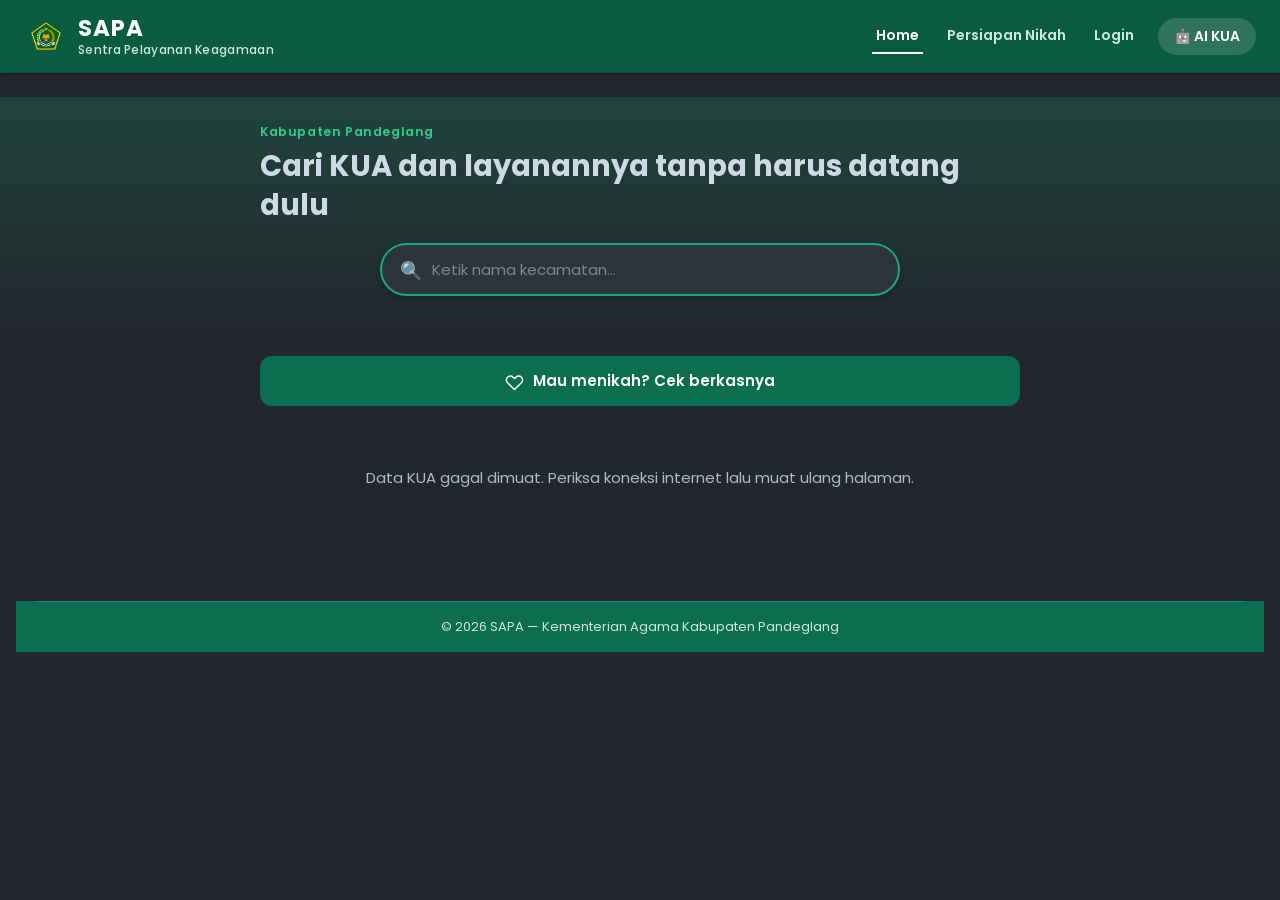
<file: index.html>
<!DOCTYPE html>
<html lang="id">

<head>

    <meta charset="UTF-8">
    <meta name="viewport" content="width=device-width, initial-scale=1.0">

    <title>SAPA Kabupaten Pandeglang</title>

    <meta property="og:title" content="SAPA - Sentra Pelayanan Agama Kabupaten Pandeglang">
    <meta property="og:description" content="Cari informasi KUA, Kepala KUA, dan layanan pernikahan di seluruh Kabupaten Pandeglang.">
    <meta property="og:image" content="https://kemenagbayuferdianto-lgtm.github.io/Sapa/assets/banner.jpg">
    <meta property="og:url" content="https://kemenagbayuferdianto-lgtm.github.io/Sapa/index.html">
    <meta property="og:type" content="website">

    <meta name="twitter:card" content="summary_large_image">
    <meta name="twitter:title" content="SAPA - Sentra Pelayanan Agama Kabupaten Pandeglang">
    <meta name="twitter:description" content="Cari informasi KUA, Kepala KUA, dan layanan pernikahan di seluruh Kabupaten Pandeglang.">
    <meta name="twitter:image" content="https://kemenagbayuferdianto-lgtm.github.io/Sapa/assets/banner.jpg">

    <link rel="manifest" href="manifest.json">
    <meta name="theme-color" content="#0B6E4F">
    <link rel="icon" href="assets/favicon.svg" type="image/svg+xml">

    <link rel="preconnect" href="https://fonts.googleapis.com">
    <link rel="preconnect" href="https://fonts.gstatic.com" crossorigin>
    <link rel="preconnect" href="https://bwmnuzgxnhlhpawrzwmp.supabase.co">
    <link href="https://fonts.googleapis.com/css2?family=Poppins:wght@400;600;700&display=swap" rel="stylesheet">

    <link rel="stylesheet" href="style.css">
    <link rel="stylesheet" href="responsive.css">

    <style>
        /* ---------- pita sambutan + pencarian ---------- */
        .pita{
            margin:0 -16px 18px;
            padding:26px 20px 24px;
            background:linear-gradient(180deg,#20443a 0%,#22272e 100%);
        }
        .pita-isi{max-width:760px;margin:0 auto}
        .pita .daerah{
            font-size:12.5px;
            letter-spacing:.6px;
            color:#2ecc8f;
            font-weight:600;
            margin-bottom:6px;
        }
        .pita h1{
            font-size:23px;
            line-height:1.35;
            color:#cdd9e5;
            font-weight:700;
            margin-bottom:18px;
        }

        /* ---------- ajakan utama ---------- */
        .aksi-cepat{
            max-width:760px;
            margin:0 auto 20px;
        }
        .aksi-cepat a{
            display:flex;
            align-items:center;
            justify-content:center;
            gap:9px;
            width:100%;
            min-height:50px;
            padding:12px 18px;
            border-radius:12px;
            border:2px solid #0B6E4F;
            background:#0B6E4F;
            color:#fff;
            font-size:15px;
            font-weight:600;
            text-decoration:none;
            text-align:center;
            line-height:1.35;
            transition:background .2s ease,border-color .2s ease;
        }
        .aksi-cepat a:hover{
            background:#17a874;
            border-color:#17a874;
        }
        .aksi-cepat svg{flex:none;width:19px;height:19px}

        .jumlah-hasil{
            font-size:13.5px;
            color:#8b949e;
            margin-bottom:12px;
        }
        .jumlah-hasil b{color:#cdd9e5;font-weight:600}

        /* ---------- daftar KUA ---------- */
        .cards-container{
            display:grid;
            grid-template-columns:1fr;
            gap:10px;
        }

        .kua-item{
            display:flex;
            align-items:center;
            gap:13px;
            padding:12px 14px;
            background:#2d333b;
            border:1px solid rgba(255,255,255,.10);
            border-radius:14px;
            cursor:pointer;
            text-decoration:none;
            color:inherit;
            transition:border-color .2s ease,background .2s ease;
        }
        .kua-item:hover{border-color:rgba(46,204,143,.5);background:#333a43}
        .kua-item:hover .kua-panah{transform:translateX(3px)}

        .kua-foto{
            width:60px;
            height:60px;
            flex:none;
            border-radius:11px;
            object-fit:cover;
            background:#22272e;
        }

        .kua-teks{flex:1;min-width:0}
        .kua-nama{
            display:block;
            font-size:15.5px;
            font-weight:600;
            color:#cdd9e5;
            line-height:1.3;
            margin-bottom:2px;
        }
        .kua-alamat{
            display:block;
            font-size:12.5px;
            color:#8b949e;
            line-height:1.45;
            overflow:hidden;
            text-overflow:ellipsis;
            white-space:nowrap;
        }
        .kua-kepala{
            display:flex;
            align-items:center;
            gap:5px;
            font-size:12px;
            color:#2ecc8f;
            margin-top:4px;
        }
        .kua-kepala.tutup{color:#8b949e}
        .kua-kepala svg{flex:none;width:13px;height:13px}

        .kua-panah{
            flex:none;
            color:#2ecc8f;
            transition:transform .2s ease;
        }
        .kua-panah svg{width:20px;height:20px;display:block}

        @media(min-width:820px){
            .pita h1{font-size:29px}
            .cards-container{grid-template-columns:1fr 1fr}
        }
    </style>

</head>

<body>

<!-- ==========================
NAVBAR
=========================== -->

<nav class="navbar">
    <a href="index.html" class="navbar-brand">
        <img src="assets/logo.png" alt="Logo Kemenag" class="navbar-logo" decoding="async">
        <span class="navbar-brand-text">
            SAPA
            <small>Sentra Pelayanan Keagamaan</small>
        </span>
    </a>
    <div class="navbar-links">
        <a href="index.html" class="nav-link active">Home</a>
        <a href="nikah.html" class="nav-link">Persiapan Nikah</a>
        <a href="login.html" class="nav-link">Login</a>
        <a href="chat.html" class="nav-link nav-link-ai">🤖 AI KUA</a>
    </div>
</nav>

<!-- ==========================
     PITA SAMBUTAN + PENCARIAN
=========================== -->

<section class="pita">
    <div class="pita-isi">

        <p class="daerah">Kabupaten Pandeglang</p>
        <h1>Cari KUA dan layanannya tanpa harus datang dulu</h1>

        <div class="search-box">
            <div class="search-input-wrapper">
                <span class="search-icon">🔍</span>
                <input
                    type="text"
                    id="search"
                    placeholder="Ketik nama kecamatan..."
                    autocomplete="off">
            </div>
        </div>

    </div>
</section>

<main class="container">

    <!-- ==========================
         AJAKAN UTAMA
    =========================== -->

    <div class="aksi-cepat">
        <a href="nikah.html">
            <svg viewBox="0 0 24 24" fill="none" stroke="currentColor" stroke-width="1.8" stroke-linecap="round" stroke-linejoin="round" aria-hidden="true"><path d="M20.8 6.6a5 5 0 0 0-7.1 0L12 8.3l-1.7-1.7a5 5 0 1 0-7.1 7.1L12 22l8.8-8.3a5 5 0 0 0 0-7.1z"/></svg>
            Mau menikah? Cek berkasnya
        </a>
    </div>

    <p class="jumlah-hasil" id="jumlahHasil"><b>-</b> KUA ditemukan</p>

    <!-- ==========================
         DAFTAR KUA
    =========================== -->

    <div id="cards" class="cards-container">
        <p class="loading-text">Memuat data KUA...</p>
    </div>

    <div id="pagination" class="pagination">
        <!-- Tombol paginasi dibuat otomatis oleh script.js -->
    </div>

</main>

<!-- ==========================
     FOOTER
=========================== -->

<footer class="site-footer">
    <div class="footer-bottom">
        <p>&copy; 2026 SAPA — Kementerian Agama Kabupaten Pandeglang</p>
    </div>
</footer>

<script src="script.js" defer></script>

</body>

</html>
</file>
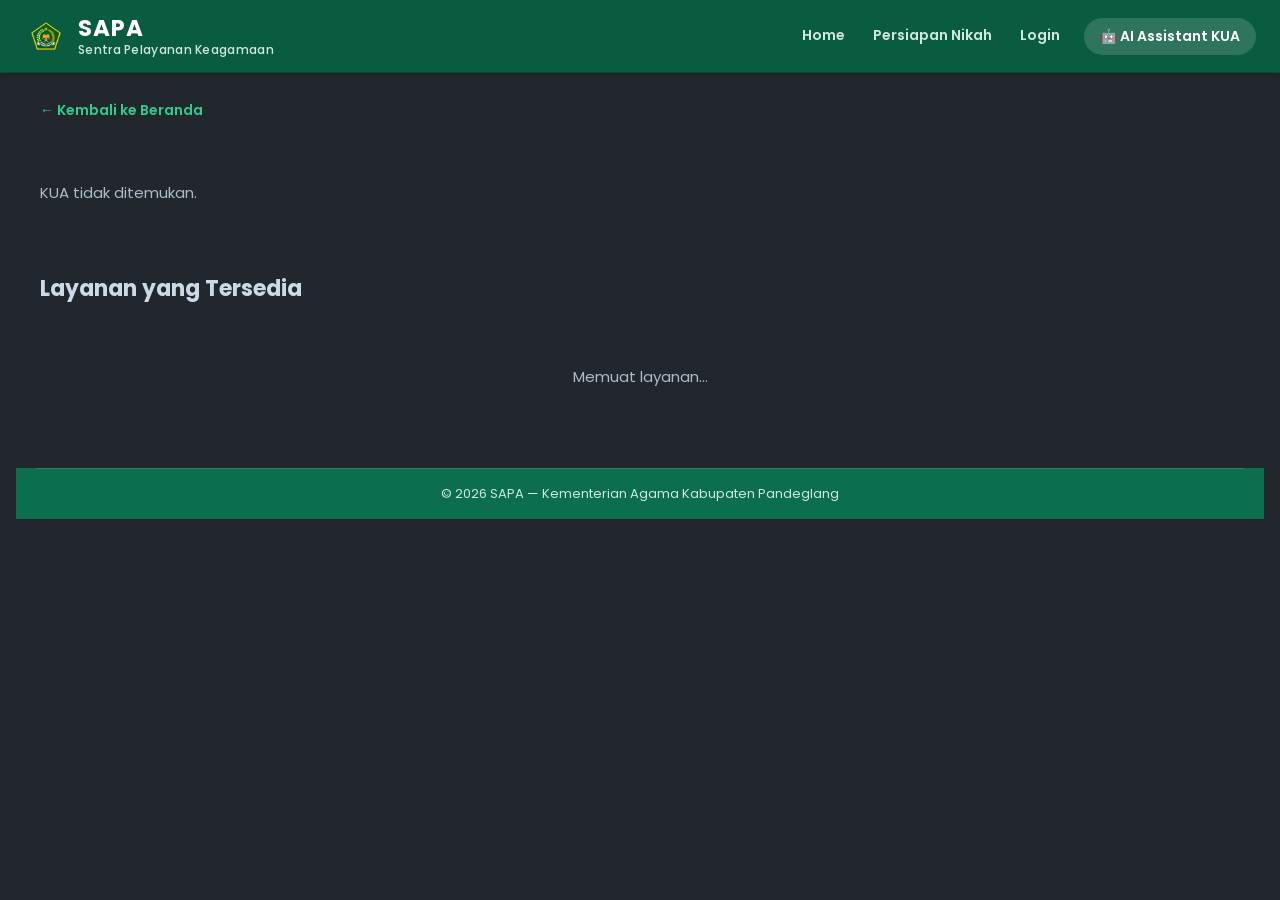
<file: layanan.html>
<!DOCTYPE html>
<html lang="id">

<head>

    <meta charset="UTF-8">

    <meta name="viewport"
          content="width=device-width, initial-scale=1.0">

    <title>Layanan KUA - SAPA Kabupaten Pandeglang</title>

    <link rel="icon" href="assets/favicon.svg" type="image/svg+xml">

    <link rel="preconnect" href="https://fonts.googleapis.com">
    <link rel="preconnect" href="https://fonts.gstatic.com" crossorigin>
    <link href="https://fonts.googleapis.com/css2?family=Poppins:wght@400;600;700&display=swap" rel="stylesheet">

    <link rel="stylesheet" href="style.css">
    <link rel="stylesheet" href="responsive.css">

</head>

<body>

<!-- ==========================
NAVBAR
=========================== -->

<nav class="navbar">
    <a href="index.html" class="navbar-brand">
        <img src="assets/logo.png" alt="Logo Kemenag" class="navbar-logo" decoding="async">
        <span class="navbar-brand-text">
            SAPA
            <small>Sentra Pelayanan Keagamaan</small>
        </span>
    </a>
    <div class="navbar-links">
        <a href="index.html" class="nav-link">Home</a>
        <a href="nikah.html" class="nav-link">Persiapan Nikah</a>
        <a href="login.html" class="nav-link">Login</a>
        <a href="chat.html" class="nav-link nav-link-ai">🤖 AI Assistant KUA</a>
    </div>
</nav>

    <!-- ==========================
         KONTEN
    =========================== -->

    <main class="container">

        <a href="index.html" class="back-link-page">← Kembali ke Beranda</a>

        <div id="kuaInfo" class="kua-header">
            <p class="loading-text">Memuat data KUA...</p>
        </div>

        <h2 class="layanan-title">Layanan yang Tersedia</h2>

        <div id="layananGrid" class="layanan-grid">
            <p class="loading-text">Memuat layanan...</p>
        </div>

    </main>

<!-- ==========================
     FOOTER
=========================== -->

<footer class="site-footer">

    <div class="footer-bottom">
        <p>&copy; 2026 SAPA — Kementerian Agama Kabupaten Pandeglang</p>
    </div>

</footer>

    <!-- ==========================
         JAVASCRIPT
    =========================== -->

    <script>

        const SUPABASE_URL = "https://bwmnuzgxnhlhpawrzwmp.supabase.co";
        const SUPABASE_KEY = "sb_publishable_92nPJq33RxieAG6T-mj99A_vPUik0D4";
        const TABLE_NAME = "Data_KUA";

        const params = new URLSearchParams(window.location.search);
        const kuaId = params.get("id");

        if (!kuaId){

            document.getElementById("kuaInfo").innerHTML =
                "<p class='no-result'>KUA tidak ditemukan.</p>";

        } else {

            fetch(`${SUPABASE_URL}/rest/v1/${TABLE_NAME}?id=eq.${kuaId}&select=*`, {
                headers: {
                    apikey: SUPABASE_KEY,
                    Authorization: `Bearer ${SUPABASE_KEY}`
                }
            })
            .then(response => response.json())
            .then(data => {

                if (!data || data.length === 0){
                    document.getElementById("kuaInfo").innerHTML =
                        "<p class='no-result'>KUA tidak ditemukan.</p>";
                    return;
                }

                const kua = data[0];

                document.title = `${kua.nama} - SAPA Kabupaten Pandeglang`;

                document.getElementById("kuaInfo").innerHTML = `

                    <h1>Selamat Datang di ${kua.nama}</h1>

                    <span class="status ${kua.status === "AKTIF" ? "aktif" : "nonaktif"}">
                        ${kua.status}
                    </span>

                `;

                renderLayanan(kua);

            })
            .catch(error => {

                console.error(error);

                document.getElementById("kuaInfo").innerHTML =
                    "<p class='no-result'>Data gagal dimuat.</p>";

            });

        }

        function renderLayanan(kua){

            const namaKua = kua.nama;

            // Nama KUA tanpa awalan "KUA " — dipakai sebagai parameter di nikah.html
            const namaSingkat = String(namaKua).replace(/^KUA\s+/i, "");

            const layanan = [
                {
                    warna: "green",
                    judul: "Persiapan Nikah",
                    isi: `Cek berkas, biaya resmi, dan tenggat pendaftaran nikah di ${namaKua} sesuai kondisimu.`,
                    link: `nikah.html?kua=${encodeURIComponent(namaSingkat)}`
                },
                {
                    warna: "teal",
                    judul: "Pusat Pengaduan",
                    isi: `Saluran pengaduan masyarakat terhadap pelayanan ${namaKua}.`,
                    link: `pengaduan.html?id=${kua.id}`
                },

                {
                    warna: "purple",
                    judul: "Layanan Digital Resmi",
                    isi: `Berisi layanan publik yang ada di ${namaKua} seperti SIMKAH, dll.`,
                    link: `inovasi.html?id=${kua.id}`
                },
                {
                    warna: "green",
                    judul: "Dokumentasi Digital KUA",
                    isi: `Berisi data-data digital yang ada di dalam ${namaKua}.`
                },
                {
                    warna: "blue-gray",
                    judul: "Pelayanan KUA",
                    isi: `Pelayanan yang ada di ${namaKua}:`,
                    daftar: [
                        "Pendaftaran/Pelaporan Kehendak Nikah/Rujuk",
                        "Bimbingan Perkawinan",
                        "Pengukuran Arah Kiblat",
                        "Penerbitan Akte Ikrar Wakaf",
                        "Konsultasi Hukum Islam",
                        "Konsultasi Keluarga"
                    ]
                },
              
              
              
                {
                    warna: "orange",
                    judul: "Moderasi Beragama",
                    isi: `Gerakan moderasi lintas agama di wilayah kerja ${namaKua}.`
                },
                
                
                {
                    warna: "blue",
                    judul: "DATAKU (Data Keagamaan Terpadu)",
                    isi: `Data-data yang dimiliki ${namaKua}:`,
                    daftar: [
                        "Rumah Ibadah",
                        "Lembaga Pendidikan",
                        "Data Penduduk Berdasarkan Agama",
                        "Penyuluh Agama",
                        "Aset Umat",
                        "Ormas Keagamaan",
                        "Lembaga Bimbingan Rohani",
                        "Tokoh Agama"
                    ]
                }
            ];

            let html = "";

            // Kotak Media Sosial dibangun terpisah (isinya beda tiap KUA:
            // Instagram, Facebook, atau kosong kalau belum diisi)
            let medsosLinks = "";

            if (kua.instagram){
                medsosLinks += `<a href="${kua.instagram}" target="_blank">📷 Instagram</a>`;
            }

            if (kua.facebook){
                medsosLinks += `<a href="${kua.facebook}" target="_blank">📘 Facebook</a>`;
            }

            if (!medsosLinks){
                medsosLinks = "<p>Belum ada media sosial terdaftar.</p>";
            }

            const medsosHtml = `

            <div class="layanan-tile layanan-indigo">
                <h3>Media Sosial</h3>
                <p>Beberapa platform media sosial yang dimiliki ${namaKua}.</p>
                <div class="medsos-links">${medsosLinks}</div>
            </div>

            `;

            // Kotak lain dibangun lewat perulangan, dan kotak Media Sosial
            // disisipkan tepat setelah "Layanan Digital Resmi"
            layanan.forEach((item, index) => {

                const isLink = Boolean(item.link);
                const isExternal = isLink && item.link.startsWith("http");

                html += `

                <a href="${item.link || '#'}"
                   ${isExternal ? 'target="_blank"' : (isLink ? '' : 'onclick="return false;"')}
                   class="layanan-tile layanan-${item.warna} ${isLink ? '' : 'layanan-tile-static'}">
                    <h3>${item.judul}</h3>
                    <p>${item.isi}</p>
                    ${item.daftar ? "<ul>" + item.daftar.map(d => `<li>${d}</li>`).join("") + "</ul>" : ""}
                </a>

                `;

                if (item.judul === "Layanan Digital Resmi"){
                    html += medsosHtml;
                }

            });

            document.getElementById("layananGrid").innerHTML = html;

        }

    </script>

</body>

</html>
</file>
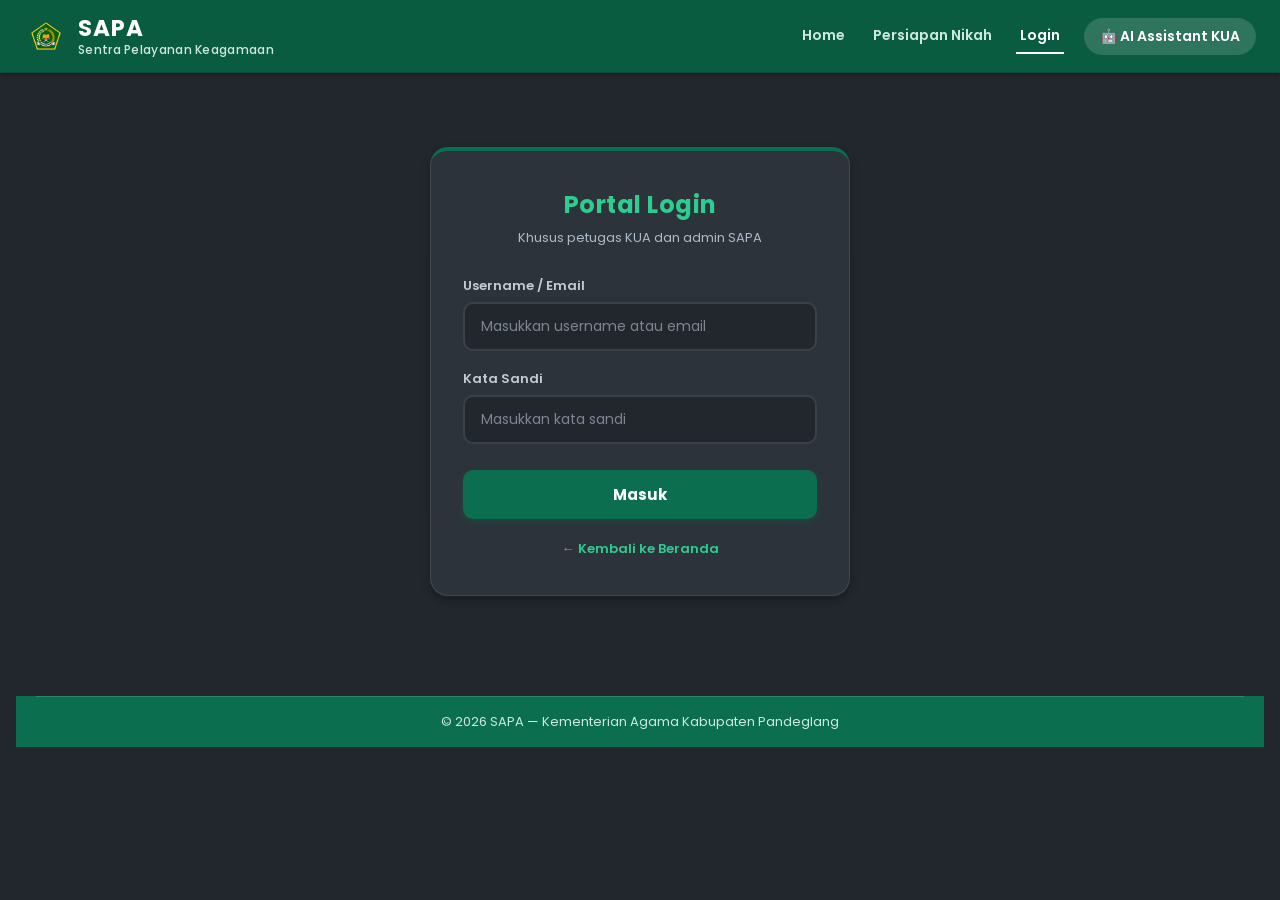
<file: login.html>
<!DOCTYPE html>
<html lang="id">

<head>

    <meta charset="UTF-8">

    <meta name="viewport"
          content="width=device-width, initial-scale=1.0">

    <title>Login - SAPA Kabupaten Pandeglang</title>

    <link rel="icon" href="assets/favicon.svg" type="image/svg+xml">

    <link rel="preconnect" href="https://fonts.googleapis.com">
    <link rel="preconnect" href="https://fonts.gstatic.com" crossorigin>
    <link href="https://fonts.googleapis.com/css2?family=Poppins:wght@400;600;700&display=swap" rel="stylesheet">

    <link rel="stylesheet" href="style.css">
    <link rel="stylesheet" href="style.css">
    <link rel="stylesheet" href="responsive.css">

</head>

<body>

<!-- ==========================
NAVBAR
=========================== -->

<nav class="navbar">
    <a href="index.html" class="navbar-brand">
        <img src="assets/logo.png" alt="Logo Kemenag" class="navbar-logo" decoding="async">
        <span class="navbar-brand-text">
            SAPA
            <small>Sentra Pelayanan Keagamaan</small>
        </span>
    </a>
    <div class="navbar-links">
        <a href="index.html" class="nav-link">Home</a>
        <a href="nikah.html" class="nav-link">Persiapan Nikah</a>
        <a href="login.html" class="nav-link active">Login</a>
        <a href="chat.html" class="nav-link nav-link-ai">🤖 AI Assistant KUA</a>
    </div>
</nav>

    <!-- ==========================
         LOGIN FORM
    =========================== -->

    <main class="login-main">

        <div class="login-card">

            <div class="login-card-header">
                <h2>Portal Login</h2>
                <p>Khusus petugas KUA dan admin SAPA</p>
            </div>

            <form class="login-form">

                <div class="form-group">
                    <label for="username">Username / Email</label>
                    <input type="text" id="username" placeholder="Masukkan username atau email" required>
                </div>

                <div class="form-group">
                    <label for="password">Kata Sandi</label>
                    <input type="password" id="password" placeholder="Masukkan kata sandi" required>
                </div>

                <button type="submit" class="login-btn">Masuk</button>

            </form>

            <a href="index.html" class="back-link">← Kembali ke Beranda</a>

        </div>

    </main>

<!-- ==========================
     FOOTER
=========================== -->

<footer class="site-footer">

    <div class="footer-bottom">
        <p>&copy; 2026 SAPA — Kementerian Agama Kabupaten Pandeglang</p>
    </div>

</footer>

</body>

</html>
</file>
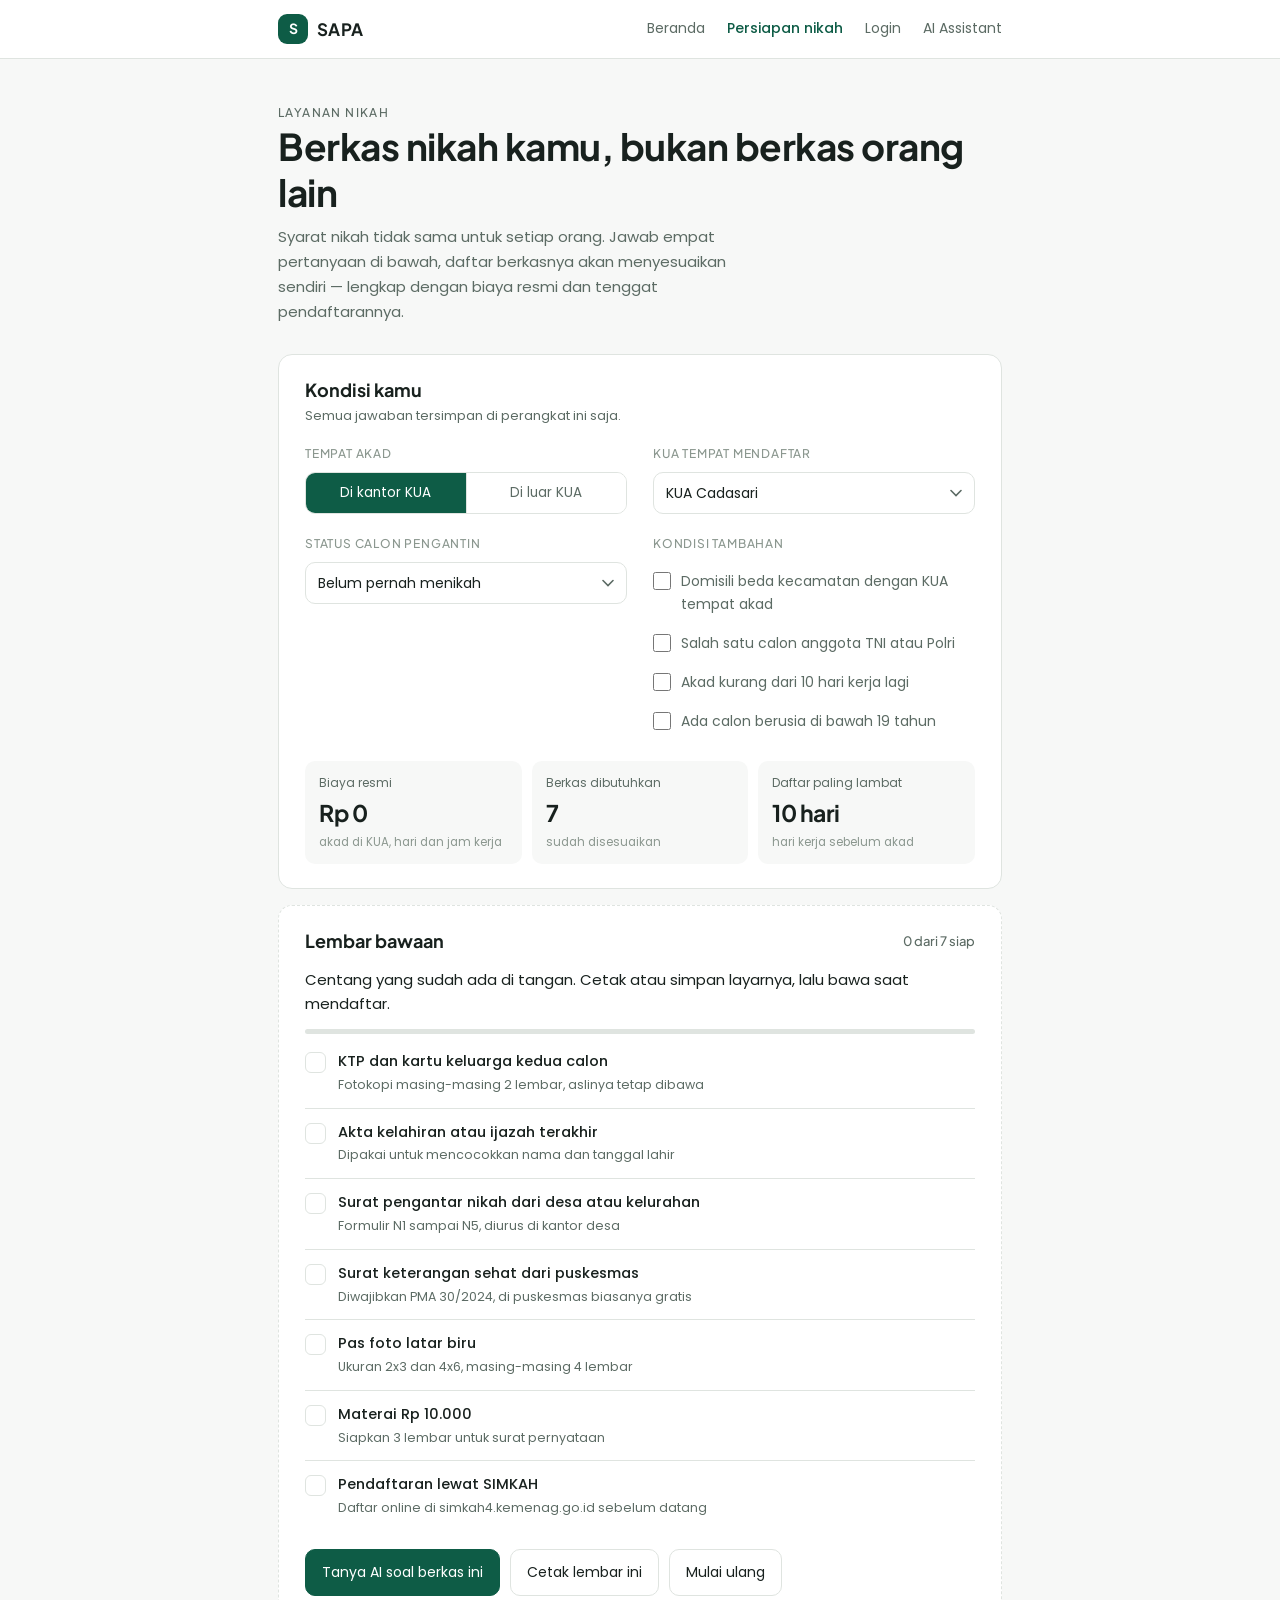
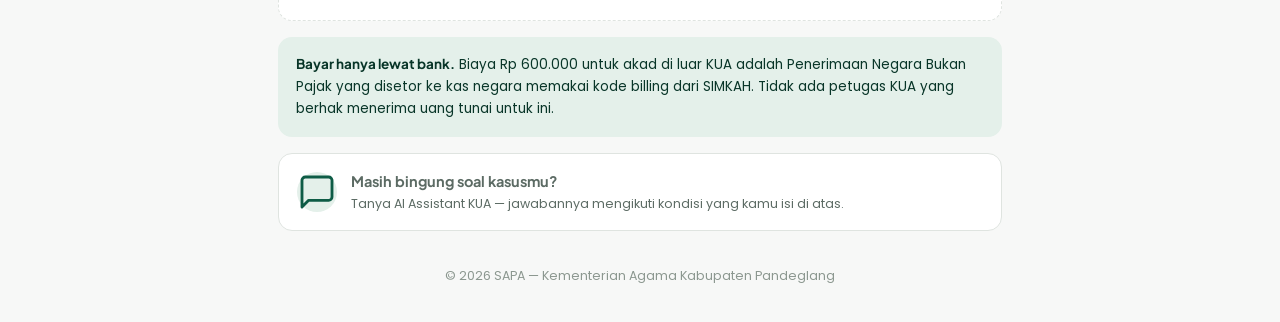
<file: nikah.html>
<!DOCTYPE html>
<html lang="id">
<head>
<meta charset="UTF-8">
<meta name="viewport" content="width=device-width, initial-scale=1">
<title>Persiapan Nikah — SAPA Kabupaten Pandeglang</title>
<meta name="description" content="Hitung sendiri berkas, biaya resmi, dan tenggat pendaftaran nikah di KUA. Daftarnya menyesuaikan kondisi kamu.">
<link rel="manifest" href="manifest.json">
<meta name="theme-color" content="#0B6E4F">
<link rel="icon" href="assets/favicon.svg" type="image/svg+xml">
<link rel="preconnect" href="https://fonts.googleapis.com">
<link rel="preconnect" href="https://fonts.gstatic.com" crossorigin>
<link rel="preconnect" href="https://bwmnuzgxnhlhpawrzwmp.supabase.co">
<link href="https://fonts.googleapis.com/css2?family=Plus+Jakarta+Sans:wght@500;700&family=Poppins:wght@400;500&display=swap" rel="stylesheet">
<style>
:root{
  --hijau:#0E5C46;
  --hijau-tua:#083528;
  --hijau-muda:#E4F0EA;
  --kunyit:#9C6B12;
  --kunyit-muda:#FBF0DC;
  --bata:#A8392C;
  --tinta:#18211E;
  --redup:#5C6B64;
  --samar:#8B978F;
  --garis:#DFE4E0;
  --kertas:#F7F8F7;
  --putih:#FFFFFF;
  --r:10px;
  --display:"Plus Jakarta Sans",sans-serif;
  --body:"Poppins",sans-serif;
}
*{box-sizing:border-box}
html{-webkit-text-size-adjust:100%}
body{
  margin:0;background:var(--kertas);color:var(--tinta);
  font-family:var(--body);font-size:15px;line-height:1.65;
  -webkit-font-smoothing:antialiased;
}
h1,h2,h3{font-family:var(--display);font-weight:700;line-height:1.25;margin:0}
a{color:inherit}
.wrap{max-width:760px;margin:0 auto;padding:0 18px}

/* ---------- topbar ---------- */
.topbar{background:var(--putih);border-bottom:1px solid var(--garis);position:sticky;top:0;z-index:20}
.topbar .wrap{display:flex;align-items:center;justify-content:space-between;height:58px}
.brand{display:flex;align-items:center;gap:9px;text-decoration:none}
.brand .mark{width:30px;height:30px;border-radius:9px;background:var(--hijau);color:#fff;display:grid;place-items:center;font-family:var(--display);font-weight:700;font-size:14px}
.brand b{font-family:var(--display);font-weight:700;font-size:17px;letter-spacing:.4px}
.navlinks{display:none;gap:22px;font-size:14px;color:var(--redup)}
.navlinks a{text-decoration:none}
.navlinks a:hover{color:var(--hijau)}
.navlinks a[aria-current]{color:var(--hijau);font-weight:500}
.kembali{font-size:13px;color:var(--redup);text-decoration:none}

/* ---------- hero ---------- */
.hero{padding:30px 0 26px}
.eyebrow{font-family:var(--display);font-weight:500;font-size:12px;letter-spacing:1.4px;text-transform:uppercase;color:var(--hijau);margin-bottom:10px}
.hero h1{font-size:29px;letter-spacing:-.5px;margin-bottom:10px}
.hero p{margin:0;color:var(--redup);max-width:52ch}

/* ---------- kartu ---------- */
.kartu{background:var(--putih);border:1px solid var(--garis);border-radius:14px;padding:20px 18px}
.kartu + .kartu{margin-top:16px}
.kartu h2{font-size:18px;margin-bottom:3px}
.kartu .sub{font-size:13px;color:var(--redup);margin:0 0 18px}

/* ---------- form ---------- */
.tanya{display:grid;gap:18px}
.tanya > div{min-width:0}
.lbl{display:block;font-family:var(--display);font-weight:500;font-size:12px;letter-spacing:.8px;text-transform:uppercase;color:var(--samar);margin-bottom:8px}
.seg{display:flex;border:1px solid var(--garis);border-radius:var(--r);overflow:hidden}
.seg button{flex:1;border:0;background:var(--putih);font-family:var(--body);font-size:13.5px;color:var(--redup);padding:10px 8px;cursor:pointer;transition:background .15s,color .15s}
.seg button + button{border-left:1px solid var(--garis)}
.seg button[aria-pressed="true"]{background:var(--hijau);color:#fff}
select{width:100%;font-family:var(--body);font-size:14px;color:var(--tinta);background:var(--putih);border:1px solid var(--garis);border-radius:var(--r);padding:10px 12px;appearance:none;cursor:pointer;
  background-image:url("data:image/svg+xml;charset=utf-8,%3Csvg xmlns='http://www.w3.org/2000/svg' width='12' height='8' fill='none'%3E%3Cpath d='M1 1.5 6 6.5l5-5' stroke='%235C6B64' stroke-width='1.6' stroke-linecap='round'/%3E%3C/svg%3E");
  background-repeat:no-repeat;background-position:right 12px center}
.pilihan{display:flex;align-items:flex-start;gap:10px;padding:8px 0;font-size:14px;color:var(--redup);cursor:pointer}
.pilihan input{width:18px;height:18px;margin:2px 0 0;accent-color:var(--hijau);flex:none;cursor:pointer}

/* ---------- angka ---------- */
.angka{display:grid;grid-template-columns:1fr;gap:10px;margin-top:20px}
.angka div{background:var(--kertas);border-radius:var(--r);padding:12px 14px}
.angka span{display:block;font-size:12px;color:var(--redup)}
.angka b{display:block;font-family:var(--display);font-weight:700;font-size:23px;letter-spacing:-.5px;margin:1px 0}
.angka em{display:block;font-style:normal;font-size:11.5px;color:var(--samar)}
.angka div.bayar b{color:var(--kunyit)}
.angka div.lewat b{color:var(--bata)}

/* ---------- lembar berkas ---------- */
.lembar{background:var(--putih);border:1px dashed var(--garis);border-radius:14px;padding:20px 18px;margin-top:16px;position:relative}
.lembar-kepala{display:flex;justify-content:space-between;align-items:flex-end;gap:12px;margin-bottom:4px}
.lembar h2{font-size:18px}
.hitung{font-family:var(--display);font-weight:500;font-size:13px;color:var(--redup);white-space:nowrap}
.rel{height:5px;border-radius:99px;background:var(--garis);overflow:hidden;margin:12px 0 4px}
.rel i{display:block;height:100%;width:0;background:var(--hijau);transition:width .3s ease}
ul.berkas{list-style:none;margin:0;padding:0}
ul.berkas li{display:flex;gap:12px;align-items:flex-start;padding:12px 0;border-bottom:1px solid var(--garis);cursor:pointer}
ul.berkas li:last-child{border-bottom:0}
.centang{width:21px;height:21px;flex:none;margin-top:2px;border:1.5px solid var(--garis);border-radius:6px;display:grid;place-items:center;transition:background .15s,border-color .15s}
.centang svg{width:12px;height:12px;opacity:0;transition:opacity .15s}
li[data-siap="1"] .centang{background:var(--hijau);border-color:var(--hijau)}
li[data-siap="1"] .centang svg{opacity:1}
li[data-siap="1"] .nama{color:var(--samar);text-decoration:line-through}
.isi{flex:1;min-width:0}
.nama{display:block;font-size:14.5px;font-weight:500}
.ket{display:block;font-size:12.5px;color:var(--redup);margin-top:1px}
.label{font-family:var(--display);font-weight:500;font-size:11px;letter-spacing:.5px;padding:3px 9px;border-radius:99px;background:var(--kunyit-muda);color:var(--kunyit);white-space:nowrap;margin-top:2px}
.label.wajib{background:#F7E2DF;color:var(--bata)}
.stempel{display:none;margin-top:16px;border:2px solid var(--hijau);color:var(--hijau);border-radius:var(--r);padding:10px 14px;font-family:var(--display);font-weight:700;font-size:14px;text-align:center;letter-spacing:.5px;transform:rotate(-1.2deg)}
.stempel.tampil{display:block;animation:cap .3s ease-out}
@keyframes cap{from{opacity:0;transform:rotate(-1.2deg) scale(.94)}to{opacity:1;transform:rotate(-1.2deg) scale(1)}}

/* ---------- tombol ---------- */
.aksi{display:flex;flex-wrap:wrap;gap:10px;margin-top:18px}
.tbl{font-family:var(--body);font-size:14px;padding:11px 16px;border-radius:var(--r);border:1px solid var(--garis);background:var(--putih);color:var(--tinta);text-decoration:none;cursor:pointer;transition:border-color .15s,background .15s}
.tbl:hover{border-color:var(--hijau);color:var(--hijau)}
.tbl.utama{background:var(--hijau);border-color:var(--hijau);color:#fff}
.tbl.utama:hover{background:var(--hijau-tua);color:#fff}

/* ---------- catatan & bantuan ---------- */
.catatan{margin-top:16px;background:var(--hijau-muda);border-radius:14px;padding:16px 18px;font-size:13.5px;color:var(--hijau-tua)}
.catatan b{font-family:var(--display)}
.bantuan{margin-top:16px;background:var(--putih);border:1px solid var(--garis);border-radius:14px;padding:16px 18px;display:flex;gap:14px;align-items:center;text-decoration:none}
.bantuan:hover{border-color:var(--hijau)}
.bantuan .bulat{width:40px;height:40px;flex:none;border-radius:50%;background:var(--hijau-muda);color:var(--hijau);display:grid;place-items:center;font-size:19px}
.bantuan b{display:block;font-family:var(--display);font-size:14.5px}
.bantuan span{display:block;font-size:12.5px;color:var(--redup)}

footer{margin:34px 0 90px;text-align:center;font-size:12.5px;color:var(--samar);line-height:1.8}

/* ---------- navigasi bawah (HP) ---------- */
.bawah{position:fixed;left:0;right:0;bottom:0;display:flex;background:var(--putih);border-top:1px solid var(--garis);z-index:20}
.bawah a{flex:1;text-align:center;padding:8px 0 10px;font-size:10.5px;color:var(--samar);text-decoration:none}
.bawah a[aria-current]{color:var(--hijau)}
.bawah svg{display:block;margin:0 auto 2px;width:21px;height:21px}

:focus-visible{outline:2px solid var(--hijau);outline-offset:2px;border-radius:4px}
@media (prefers-reduced-motion:reduce){*{animation:none!important;transition:none!important}}

@media (min-width:620px){
  .hero{padding:44px 0 30px}
  .hero h1{font-size:37px}
  .kartu,.lembar{padding:24px 26px}
  .tanya{grid-template-columns:1fr 1fr;gap:20px 26px}
  .angka{grid-template-columns:repeat(3,1fr)}
  .navlinks{display:flex}
  .kembali{display:none}
  .bawah{display:none}
  footer{margin-bottom:34px}
}

@media print{
  .topbar,.bawah,.aksi,.bantuan,.hero p,.tanya,.kartu .sub{display:none}
  body{background:#fff;font-size:12px}
  .lembar{border:1px solid #999;page-break-inside:avoid}
  ul.berkas li{cursor:default}
}
</style>
</head>
<body>

<header class="topbar">
  <div class="wrap">
    <a class="brand" href="index.html"><span class="mark">S</span><b>SAPA</b></a>
    <nav class="navlinks">
      <a href="index.html">Beranda</a>
      <a href="nikah.html" aria-current="page">Persiapan nikah</a>
      <a href="login.html">Login</a>
      <a href="chat.html">AI Assistant</a>
    </nav>
    <a class="kembali" href="index.html">&larr; Beranda</a>
  </div>
</header>

<main class="wrap">

  <section class="hero">
    <p class="eyebrow">Layanan nikah</p>
    <h1>Berkas nikah kamu, bukan berkas orang lain</h1>
    <p>Syarat nikah tidak sama untuk setiap orang. Jawab empat pertanyaan di bawah, daftar berkasnya akan menyesuaikan sendiri — lengkap dengan biaya resmi dan tenggat pendaftarannya.</p>
  </section>

  <section class="kartu">
    <h2>Kondisi kamu</h2>
    <p class="sub">Semua jawaban tersimpan di perangkat ini saja.</p>

    <div class="tanya">
      <div>
        <span class="lbl" id="l-tempat">Tempat akad</span>
        <div class="seg" role="group" aria-labelledby="l-tempat">
          <button type="button" id="di-kua" aria-pressed="true">Di kantor KUA</button>
          <button type="button" id="di-luar" aria-pressed="false">Di luar KUA</button>
        </div>
      </div>

      <div>
        <label class="lbl" for="kua">KUA tempat mendaftar</label>
        <select id="kua"><option value="Cadasari">KUA Cadasari</option></select>
      </div>

      <div>
        <label class="lbl" for="status">Status calon pengantin</label>
        <select id="status">
          <option value="belum">Belum pernah menikah</option>
          <option value="cerai">Pernah bercerai</option>
          <option value="wafat">Pasangan sebelumnya wafat</option>
        </select>
      </div>

      <div>
        <span class="lbl">Kondisi tambahan</span>
        <label class="pilihan"><input type="checkbox" id="beda"><span>Domisili beda kecamatan dengan KUA tempat akad</span></label>
        <label class="pilihan"><input type="checkbox" id="abri"><span>Salah satu calon anggota TNI atau Polri</span></label>
        <label class="pilihan"><input type="checkbox" id="mepet"><span>Akad kurang dari 10 hari kerja lagi</span></label>
        <label class="pilihan"><input type="checkbox" id="muda"><span>Ada calon berusia di bawah 19 tahun</span></label>
      </div>
    </div>

    <div class="angka" id="angka">
      <div id="kotak-biaya"><span>Biaya resmi</span><b id="biaya">Rp 0</b><em id="biaya-ket">akad di KUA, hari dan jam kerja</em></div>
      <div><span>Berkas dibutuhkan</span><b id="jumlah">7</b><em>sudah disesuaikan</em></div>
      <div id="kotak-tenggat"><span>Daftar paling lambat</span><b id="tenggat">10 hari</b><em>hari kerja sebelum akad</em></div>
    </div>
  </section>

  <section class="lembar">
    <div class="lembar-kepala">
      <h2>Lembar bawaan</h2>
      <span class="hitung"><span id="siap">0</span> dari <span id="total">7</span> siap</span>
    </div>
    <p class="sub" style="margin-bottom:0">Centang yang sudah ada di tangan. Cetak atau simpan layarnya, lalu bawa saat mendaftar.</p>
    <div class="rel"><i id="rel"></i></div>
    <ul class="berkas" id="berkas"></ul>
    <div class="stempel" id="stempel">Berkas lengkap — kamu siap mendaftar</div>

    <div class="aksi">
      <a class="tbl utama" id="tanya" href="chat.html">Tanya AI soal berkas ini</a>
      <button class="tbl" type="button" id="cetak">Cetak lembar ini</button>
      <button class="tbl" type="button" id="ulang">Mulai ulang</button>
    </div>
  </section>

  <div class="catatan">
    <b>Bayar hanya lewat bank.</b> Biaya Rp 600.000 untuk akad di luar KUA adalah Penerimaan Negara Bukan Pajak yang disetor ke kas negara memakai kode billing dari SIMKAH. Tidak ada petugas KUA yang berhak menerima uang tunai untuk ini.
  </div>

  <a class="bantuan" href="chat.html">
    <span class="bulat">
      <svg viewBox="0 0 24 24" fill="none" stroke="currentColor" stroke-width="1.7" stroke-linecap="round" stroke-linejoin="round" aria-hidden="true"><path d="M21 15a2 2 0 0 1-2 2H7l-4 4V5a2 2 0 0 1 2-2h14a2 2 0 0 1 2 2z"/></svg>
    </span>
    <span>
      <b>Masih bingung soal kasusmu?</b>
      <span>Tanya AI Assistant KUA — jawabannya mengikuti kondisi yang kamu isi di atas.</span>
    </span>
  </a>

  <footer>
    &copy; 2026 SAPA — Kementerian Agama Kabupaten Pandeglang
  </footer>
</main>

<nav class="bawah">
  <a href="index.html"><svg viewBox="0 0 24 24" fill="none" stroke="currentColor" stroke-width="1.7" stroke-linecap="round" stroke-linejoin="round" aria-hidden="true"><path d="M3 10.5 12 3l9 7.5"/><path d="M5 10v10h14V10"/></svg>Beranda</a>
  <a href="nikah.html" aria-current="page"><svg viewBox="0 0 24 24" fill="none" stroke="currentColor" stroke-width="1.7" stroke-linecap="round" stroke-linejoin="round" aria-hidden="true"><path d="M8 6h13M8 12h13M8 18h13M3 6h.01M3 12h.01M3 18h.01"/></svg>Nikah</a>
  <a href="chat.html"><svg viewBox="0 0 24 24" fill="none" stroke="currentColor" stroke-width="1.7" stroke-linecap="round" stroke-linejoin="round" aria-hidden="true"><path d="M21 15a2 2 0 0 1-2 2H7l-4 4V5a2 2 0 0 1 2-2h14a2 2 0 0 1 2 2z"/></svg>AI</a>
  <a href="login.html"><svg viewBox="0 0 24 24" fill="none" stroke="currentColor" stroke-width="1.7" stroke-linecap="round" stroke-linejoin="round" aria-hidden="true"><circle cx="12" cy="8" r="4"/><path d="M4 21c0-4 3.6-6 8-6s8 2 8 6"/></svg>Akun</a>
</nav>

<script>
(function(){
  "use strict";

  var SUPABASE_URL = "https://bwmnuzgxnhlhpawrzwmp.supabase.co";
  var SUPABASE_ANON_KEY = "sb_publishable_92nPJq33RxieAG6T-mj99A_vPUik0D4";
  var TABEL = "Data_KUA";
  var KOLOM_NAMA = "nama";

  var KUA_CADANGAN = ["Cadasari","Pandeglang","Karangtanjung","Majasari","Kaduhejo","Mandalawangi","Cimanuk","Cipeucang","Banjar","Menes","Labuan","Saketi"];

  var KUNCI = "sapa-nikah-v1";
  var el = function(id){ return document.getElementById(id); };
  var kondisi = { tempat:"kua", kua:"Cadasari", status:"belum", beda:false, abri:false, mepet:false, muda:false };
  var sudah = {};

  /* ---------- daftar berkas yang menyesuaikan kondisi ---------- */
  function susunBerkas(){
    var d = [
      { n:"KTP dan kartu keluarga kedua calon", k:"Fotokopi masing-masing 2 lembar, aslinya tetap dibawa" },
      { n:"Akta kelahiran atau ijazah terakhir", k:"Dipakai untuk mencocokkan nama dan tanggal lahir" },
      { n:"Surat pengantar nikah dari desa atau kelurahan", k:"Formulir N1 sampai N5, diurus di kantor desa" },
      { n:"Surat keterangan sehat dari puskesmas", k:"Diwajibkan PMA 30/2024, di puskesmas biasanya gratis" },
      { n:"Pas foto latar biru", k:"Ukuran 2x3 dan 4x6, masing-masing 4 lembar" },
      { n:"Materai Rp 10.000", k:"Siapkan 3 lembar untuk surat pernyataan" },
      { n:"Pendaftaran lewat SIMKAH", k:"Daftar online di simkah4.kemenag.go.id sebelum datang" }
    ];
    if(kondisi.beda) d.push({ n:"Surat rekomendasi nikah dari KUA asal", k:"Diurus di KUA sesuai domisili, bukan di KUA tempat akad", t:"tambahan" });
    if(kondisi.status === "cerai") d.push({ n:"Akta cerai asli dari pengadilan agama", k:"Surat keterangan dari desa tidak bisa menggantikan ini", t:"tambahan" });
    if(kondisi.status === "wafat") d.push({ n:"Surat keterangan kematian pasangan", k:"Formulir N6 dari kelurahan atau desa", t:"tambahan" });
    if(kondisi.abri) d.push({ n:"Surat izin dari komandan atau atasan", k:"Berlaku untuk anggota TNI dan Polri", t:"tambahan" });
    if(kondisi.muda) d.push({ n:"Penetapan dispensasi pengadilan agama", k:"Untuk calon yang belum berusia 19 tahun", t:"wajib" });
    if(kondisi.mepet) d.push({ n:"Surat dispensasi dari camat", k:"Diperlukan karena mendaftar kurang dari 10 hari kerja", t:"wajib" });
    if(kondisi.tempat === "luar") d.push({ n:"Bukti setor PNBP Rp 600.000", k:"Bayar di bank memakai kode billing SIMKAH, jangan tunai", t:"wajib" });
    return d;
  }

  /* ---------- gambar ulang tampilan ---------- */
  function gambar(){
    var d = susunBerkas(), html = "", n = 0;
    d.forEach(function(b){
      var siap = sudah[b.n] ? 1 : 0;
      if(siap) n++;
      html += '<li data-nama="' + b.n.replace(/"/g,"&quot;") + '" data-siap="' + siap + '">'
            + '<span class="centang"><svg viewBox="0 0 24 24" fill="none" stroke="#fff" stroke-width="3.4" stroke-linecap="round" stroke-linejoin="round" aria-hidden="true"><path d="M4 12.5 9.5 18 20 6.5"/></svg></span>'
            + '<span class="isi"><span class="nama">' + b.n + '</span><span class="ket">' + b.k + '</span></span>'
            + (b.t ? '<span class="label' + (b.t === "wajib" ? " wajib" : "") + '">' + (b.t === "wajib" ? "Penting" : "Tambahan") + '</span>' : '')
            + '</li>';
    });
    el("berkas").innerHTML = html;

    el("jumlah").textContent = d.length;
    el("total").textContent = d.length;
    el("siap").textContent = n;
    el("rel").style.width = (d.length ? Math.round(n / d.length * 100) : 0) + "%";
    el("stempel").className = "stempel" + (n === d.length && d.length ? " tampil" : "");

    var luar = kondisi.tempat === "luar";
    el("biaya").textContent = luar ? "Rp 600.000" : "Rp 0";
    el("biaya-ket").textContent = luar ? "PNBP, disetor ke kas negara" : "akad di KUA, hari dan jam kerja";
    el("kotak-biaya").className = luar ? "bayar" : "";

    el("tenggat").textContent = kondisi.mepet ? "Terlewat" : "10 hari";
    el("kotak-tenggat").className = kondisi.mepet ? "lewat" : "";

    var t = "Saya mau menikah di KUA " + kondisi.kua
          + ", akad " + (luar ? "di luar KUA" : "di kantor KUA")
          + ", status " + ({ belum:"belum pernah menikah", cerai:"pernah bercerai", wafat:"pasangan sebelumnya wafat" })[kondisi.status]
          + (kondisi.beda ? ", domisili beda kecamatan" : "")
          + (kondisi.abri ? ", salah satu calon anggota TNI/Polri" : "")
          + (kondisi.mepet ? ", akad kurang dari 10 hari kerja lagi" : "")
          + (kondisi.muda ? ", ada calon di bawah 19 tahun" : "")
          + ". Tolong jelaskan urutan mengurus berkasnya.";
    el("tanya").href = "chat.html?q=" + encodeURIComponent(t);

    simpan();
  }

  /* ---------- simpan dan pulihkan ---------- */
  function simpan(){
    try { localStorage.setItem(KUNCI, JSON.stringify({ kondisi:kondisi, sudah:sudah })); } catch(e){}
  }
  function pulihkan(){
    try {
      var s = JSON.parse(localStorage.getItem(KUNCI) || "{}");
      if(s.kondisi){
        Object.keys(kondisi).forEach(function(k){ if(k in s.kondisi) kondisi[k] = s.kondisi[k]; });
        sudah = s.sudah || {};
        ["beda","abri","mepet","muda"].forEach(function(k){ el(k).checked = !!kondisi[k]; });
        el("status").value = kondisi.status;
        pilihTempat(kondisi.tempat);
      }
    } catch(e){}
  }

  /* ---------- daftar KUA ---------- */
  function isiKua(daftar){
    var pilih = el("kua");
    pilih.innerHTML = daftar.map(function(n){
      var bersih = String(n).replace(/^KUA\s+/i, "");
      return '<option value="' + bersih + '">KUA ' + bersih + '</option>';
    }).join("");
    pilih.value = kondisi.kua;
    if(!pilih.value) pilih.selectedIndex = 0;
    kondisi.kua = pilih.value;
  }
  function ambilKua(){
    if(!SUPABASE_URL || !SUPABASE_ANON_KEY){ isiKua(KUA_CADANGAN); return; }
    fetch(SUPABASE_URL + "/rest/v1/" + TABEL + "?select=" + KOLOM_NAMA + "&order=" + KOLOM_NAMA + ".asc", {
      headers: { apikey: SUPABASE_ANON_KEY, Authorization: "Bearer " + SUPABASE_ANON_KEY }
    })
    .then(function(r){ if(!r.ok) throw new Error(r.status); return r.json(); })
    .then(function(baris){
      var nama = baris.map(function(b){ return b[KOLOM_NAMA]; }).filter(Boolean);
      isiKua(nama.length ? nama : KUA_CADANGAN);
      gambar();
    })
    .catch(function(){ isiKua(KUA_CADANGAN); gambar(); });
  }

  /* ---------- interaksi ---------- */
  function pilihTempat(v){
    kondisi.tempat = v;
    el("di-kua").setAttribute("aria-pressed", v === "kua");
    el("di-luar").setAttribute("aria-pressed", v === "luar");
  }
  el("di-kua").addEventListener("click", function(){ pilihTempat("kua"); gambar(); });
  el("di-luar").addEventListener("click", function(){ pilihTempat("luar"); gambar(); });
  el("kua").addEventListener("change", function(){ kondisi.kua = this.value; gambar(); });
  el("status").addEventListener("change", function(){ kondisi.status = this.value; gambar(); });
  ["beda","abri","mepet","muda"].forEach(function(k){
    el(k).addEventListener("change", function(){ kondisi[k] = this.checked; gambar(); });
  });
  el("berkas").addEventListener("click", function(e){
    var li = e.target.closest("li");
    if(!li) return;
    var nama = li.dataset.nama;
    sudah[nama] = !sudah[nama];
    gambar();
  });
  el("cetak").addEventListener("click", function(){ window.print(); });
  el("ulang").addEventListener("click", function(){
    sudah = {};
    kondisi = { tempat:"kua", kua:el("kua").value, status:"belum", beda:false, abri:false, mepet:false, muda:false };
    ["beda","abri","mepet","muda"].forEach(function(k){ el(k).checked = false; });
    el("status").value = "belum";
    pilihTempat("kua");
    gambar();
  });

  pulihkan();

  var dariUrl = new URLSearchParams(location.search).get("kua");
  if(dariUrl) kondisi.kua = dariUrl;

  ambilKua();
  gambar();
})();
</script>
</body>
</html>
</file>
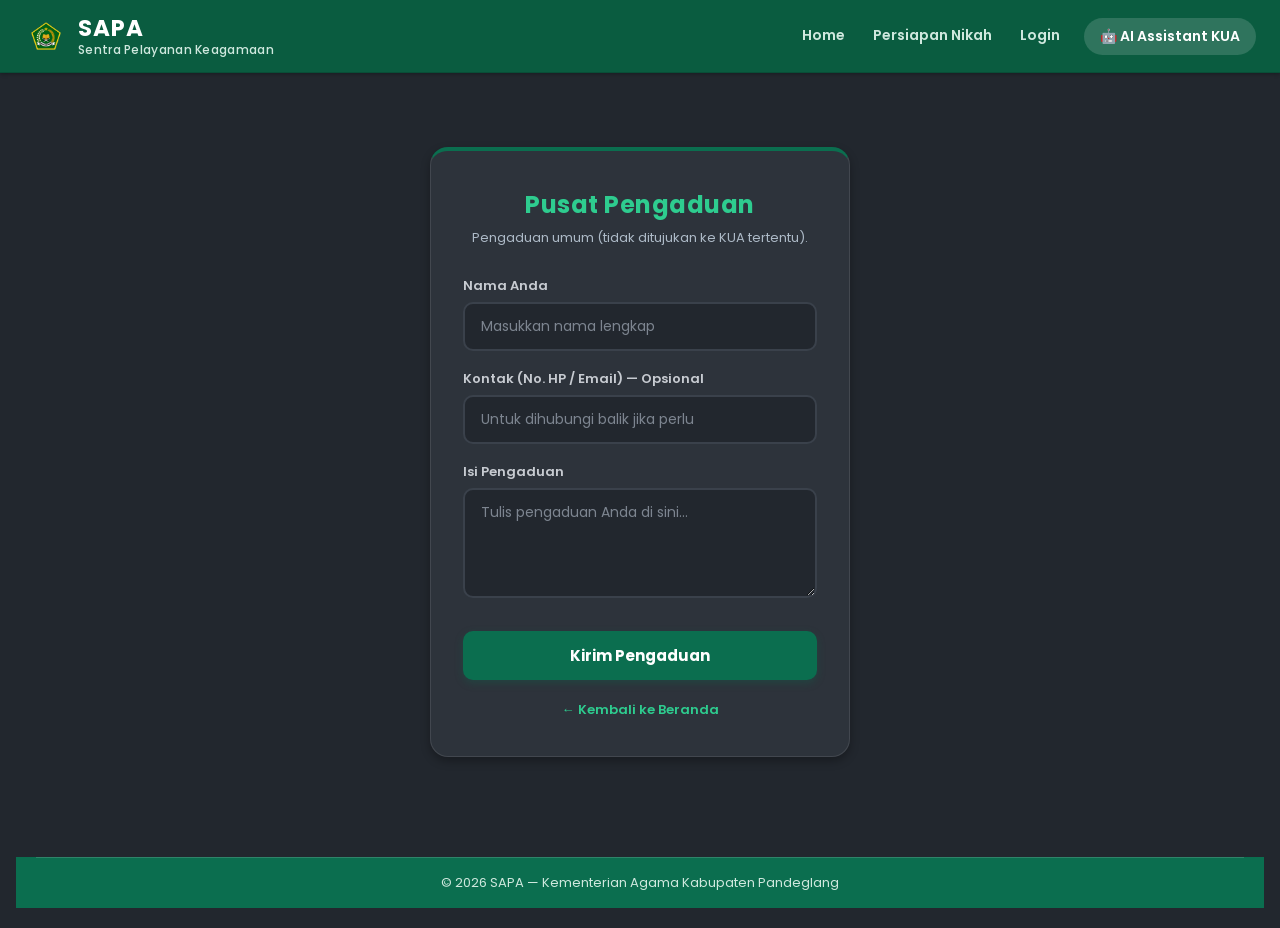
<file: pengaduan.html>
<!DOCTYPE html>
<html lang="id">

<head>

    <meta charset="UTF-8">

    <meta name="viewport"
          content="width=device-width, initial-scale=1.0">

    <title>Pusat Pengaduan - SAPA Kabupaten Pandeglang</title>

    <link rel="icon" href="assets/favicon.svg" type="image/svg+xml">

    <link rel="preconnect" href="https://fonts.googleapis.com">
    <link rel="preconnect" href="https://fonts.gstatic.com" crossorigin>
    <link href="https://fonts.googleapis.com/css2?family=Poppins:wght@400;600;700&display=swap" rel="stylesheet">

    <link rel="stylesheet" href="style.css">
    <link rel="stylesheet" href="style.css">
    <link rel="stylesheet" href="responsive.css">

</head>

<body>

<!-- ==========================
NAVBAR
=========================== -->

<nav class="navbar">
    <a href="index.html" class="navbar-brand">
        <img src="assets/logo.png" alt="Logo Kemenag" class="navbar-logo" decoding="async">
        <span class="navbar-brand-text">
            SAPA
            <small>Sentra Pelayanan Keagamaan</small>
        </span>
    </a>
    <div class="navbar-links">
        <a href="index.html" class="nav-link">Home</a>
        <a href="nikah.html" class="nav-link">Persiapan Nikah</a>
        <a href="login.html" class="nav-link">Login</a>
        <a href="chat.html" class="nav-link nav-link-ai">🤖 AI Assistant KUA</a>
    </div>
</nav>

    <!-- ==========================
         FORM PENGADUAN
    =========================== -->

    <main class="login-main">

        <div class="login-card">

            <div class="login-card-header">
                <h2>Pusat Pengaduan</h2>
                <p id="pengaduanSubjudul">Memuat data KUA...</p>
            </div>

            <form class="login-form" id="formPengaduan">

                <div class="form-group">
                    <label for="namaPelapor">Nama Anda</label>
                    <input type="text" id="namaPelapor" placeholder="Masukkan nama lengkap" required>
                </div>

                <div class="form-group">
                    <label for="kontak">Kontak (No. HP / Email) — Opsional</label>
                    <input type="text" id="kontak" placeholder="Untuk dihubungi balik jika perlu">
                </div>

                <div class="form-group">
                    <label for="isiPengaduan">Isi Pengaduan</label>
                    <textarea id="isiPengaduan" placeholder="Tulis pengaduan Anda di sini..." required></textarea>
                </div>

                <button type="submit" class="login-btn">Kirim Pengaduan</button>

                <div id="formMessage"></div>

            </form>

            <a href="index.html" id="backLink" class="back-link">← Kembali ke Beranda</a>

        </div>

    </main>

<!-- ==========================
     FOOTER
=========================== -->

<footer class="site-footer">

    <div class="footer-bottom">
        <p>&copy; 2026 SAPA — Kementerian Agama Kabupaten Pandeglang</p>
    </div>

</footer>

    <!-- ==========================
         JAVASCRIPT
    =========================== -->

    <script>

        const SUPABASE_URL = "https://bwmnuzgxnhlhpawrzwmp.supabase.co";
        const SUPABASE_KEY = "sb_publishable_92nPJq33RxieAG6T-mj99A_vPUik0D4";
        const TABLE_KUA = "Data_KUA";
        const TABLE_PENGADUAN = "Pengaduan";

        const params = new URLSearchParams(window.location.search);
        const kuaId = params.get("id");

        let namaKuaTujuan = "";

        // ==========================
        // AMBIL NAMA KUA (untuk ditampilkan di subjudul)
        // ==========================

        if (kuaId){

            fetch(`${SUPABASE_URL}/rest/v1/${TABLE_KUA}?id=eq.${kuaId}&select=nama`, {
                headers: {
                    apikey: SUPABASE_KEY,
                    Authorization: `Bearer ${SUPABASE_KEY}`
                }
            })
            .then(response => response.json())
            .then(data => {

                if (data && data.length > 0){
                    namaKuaTujuan = data[0].nama;
                    document.getElementById("pengaduanSubjudul").textContent =
                        `Pengaduan untuk: ${namaKuaTujuan}`;
                    document.getElementById("backLink").href = `layanan.html?id=${kuaId}`;
                    document.getElementById("backLink").textContent = `← Kembali ke ${namaKuaTujuan}`;
                } else {
                    document.getElementById("pengaduanSubjudul").textContent =
                        "KUA tidak ditemukan.";
                }

            })
            .catch(() => {
                document.getElementById("pengaduanSubjudul").textContent =
                    "Gagal memuat data KUA.";
            });

        } else {

            document.getElementById("pengaduanSubjudul").textContent =
                "Pengaduan umum (tidak ditujukan ke KUA tertentu).";

        }

        // ==========================
        // KIRIM PENGADUAN
        // ==========================

        document.getElementById("formPengaduan").addEventListener("submit", function(e){

            e.preventDefault();

            const namaPelapor = document.getElementById("namaPelapor").value.trim();
            const kontak = document.getElementById("kontak").value.trim();
            const isiPengaduan = document.getElementById("isiPengaduan").value.trim();
            const messageBox = document.getElementById("formMessage");
            const submitBtn = e.target.querySelector("button[type='submit']");

            submitBtn.disabled = true;
            submitBtn.textContent = "Mengirim...";

            fetch(`${SUPABASE_URL}/rest/v1/${TABLE_PENGADUAN}`, {
                method: "POST",
                headers: {
                    apikey: SUPABASE_KEY,
                    Authorization: `Bearer ${SUPABASE_KEY}`,
                    "Content-Type": "application/json",
                    Prefer: "return=minimal"
                },
                body: JSON.stringify({
                    kua_id: kuaId ? Number(kuaId) : null,
                    nama_pelapor: namaPelapor,
                    kontak: kontak,
                    isi_pengaduan: isiPengaduan
                })
            })
            .then(response => {

                submitBtn.disabled = false;
                submitBtn.textContent = "Kirim Pengaduan";

                if (response.ok){
                    messageBox.innerHTML = `<p class="form-message sukses">✓ Pengaduan berhasil dikirim. Terima kasih.</p>`;
                    document.getElementById("formPengaduan").reset();
                } else {
                    messageBox.innerHTML = `<p class="form-message gagal">Gagal mengirim pengaduan. Silakan coba lagi.</p>`;
                }

            })
            .catch(error => {

                console.error(error);

                submitBtn.disabled = false;
                submitBtn.textContent = "Kirim Pengaduan";

                messageBox.innerHTML = `<p class="form-message gagal">Terjadi kesalahan jaringan. Silakan coba lagi.</p>`;

            });

        });

    </script>

</body>

</html>
</file>
<file: style.css>
/* ==========================
RESET
========================== */

*{
  margin:0;
  padding:0;
  box-sizing:border-box;
  font-family:'Poppins',Arial,Helvetica,sans-serif;
}

html,body{
  overflow-x:hidden;
}

body{
  background:#22272e;
  color:#cdd9e5;
  padding:0 16px 20px;
}

a{
  color:inherit;
}

:focus-visible{
  outline:2px solid #2ecc8f;
  outline-offset:2px;
  border-radius:6px;
}

@media (prefers-reduced-motion:reduce){
  *{
    animation:none !important;
    transition:none !important;
  }
}


/* ==========================
NAVBAR
========================== */

.navbar{
  display:flex;
  justify-content:space-between;
  align-items:center;
  flex-wrap:wrap;
  gap:12px;
  margin:0 -16px 24px;
  padding:14px 24px;
  background:#0a5c40;
  border-bottom:1px solid rgba(0,0,0,.15);
  box-shadow:0 1px 4px rgba(0,0,0,.3);
}

.navbar-brand{
  display:flex;
  align-items:center;
  gap:10px;
  font-weight:bold;
  color:#fff;
  text-decoration:none;
}

.navbar-brand-text{
  display:flex;
  flex-direction:column;
  font-size:23px;
  letter-spacing:1px;
  line-height:1.2;
}

.navbar-brand-text small{
  font-size:12px;
  font-weight:500;
  letter-spacing:.3px;
  color:#cfe8de;
}

.navbar-logo{
  width:44px;
  height:44px;
  object-fit:contain;
}

.navbar-links{
  display:flex;
  gap:20px;
  align-items:center;
  flex-wrap:wrap;
}

.nav-link{
  font-size:14px;
  font-weight:600;
  color:#cfe8de;
  text-decoration:none;
  padding:6px 4px;
  border-bottom:2px solid transparent;
  transition:color .2s ease, border-color .2s ease;
}

.nav-link:hover{
  color:#fff;
}

.nav-link.active{
  color:#fff;
  border-bottom-color:#fff;
}

.nav-link-ai{
  background:rgba(255,255,255,.15);
  color:#fff !important;
  padding:8px 16px !important;
  border-radius:20px;
  border-bottom:none !important;
  font-size:14px;
  transition:transform .2s ease, background .2s ease;
}

.nav-link-ai:hover{
  color:#fff;
  background:rgba(255,255,255,.25);
  transform:translateY(-1px);
}


/* ==========================
SEARCH
========================== */

.search-box{
  display:flex;
  flex-direction:column;
  align-items:center;
  margin-bottom:18px;
}

.search-label{
  font-size:14px;
  color:#2ecc8f;
  font-weight:bold;
  margin-bottom:10px;
}

.search-input-wrapper{
  position:relative;
  width:100%;
  max-width:520px;
}

.search-icon{
  position:absolute;
  left:20px;
  top:50%;
  transform:translateY(-50%);
  font-size:18px;
  color:#2ecc8f;
  pointer-events:none;
}

.search-box input{
  width:100%;
  padding:13px 20px 13px 50px;
  font-size:15px;
  background:#2d333b;
  color:#cdd9e5;
  border-radius:35px;
  border:2px solid #17a874;
  outline:none;
  box-shadow:0 2px 6px rgba(0,0,0,.3);
  transition:box-shadow .2s ease, border-color .2s ease;
}

.search-box input::placeholder{
  color:#7d8590;
}

.search-box input:focus{
  border-color:#2ecc8f;
  box-shadow:0 0 0 4px rgba(46,204,143,.18), 0 2px 6px rgba(0,0,0,.3);
}


/* ==========================
CONTAINER
========================== */

.container{
  max-width:1200px;
  margin:auto;
}


/* ==========================
GRID KARTU
========================== */

.cards-container{
  display:grid;
  grid-template-columns:repeat(auto-fill,minmax(280px,1fr));
  gap:16px;
}


/* ==========================
KARTU KUA
========================== */

.card{
  background:#2d333b;
  border:1px solid rgba(255,255,255,.10);
  border-radius:14px;
  overflow:hidden;
  box-shadow:0 4px 10px rgba(0,0,0,.25);
  cursor:pointer;
  position:relative;
  text-decoration:none;
  color:inherit;
  display:block;
  transition:transform .2s ease, border-color .2s ease;
}

.card:hover{
  transform:translateY(-3px);
  border-color:rgba(46,204,143,.45);
}

.card img{
  width:100%;
  height:132px;
  object-fit:cover;
  object-position:center;
  display:block;
}

.card-body{
  padding:14px 16px 16px;
}

.card-body h2{
  font-size:17px;
  color:#2ecc8f;
  margin-bottom:4px;
  line-height:1.3;
}

.card-body p{
  font-size:13px;
  line-height:1.5;
  margin-bottom:3px;
  color:#adbac7;
}

.card-body p:first-of-type{
  color:#cdd9e5;
  font-weight:600;
  margin-bottom:6px;
}

/* Badge status dipindah ke atas foto supaya nama KUA yang memimpin */
.card .status{
  position:absolute;
  top:10px;
  left:10px;
  margin:0;
  padding:4px 11px;
  font-size:11px;
  letter-spacing:.3px;
  backdrop-filter:blur(2px);
}

.maps-icon{
  position:absolute;
  top:10px;
  right:10px;
  background:rgba(255,255,255,.92);
  border-radius:50%;
  width:30px;
  height:30px;
  display:flex;
  align-items:center;
  justify-content:center;
  text-decoration:none;
  box-shadow:0 2px 6px rgba(0,0,0,.25);
  font-size:15px;
}

.card-arrow{
  position:absolute;
  bottom:12px;
  right:14px;
  font-size:18px;
  color:#2ecc8f;
  opacity:0;
  transform:translateX(-6px);
  transition:opacity .2s ease, transform .2s ease;
}

.card:hover .card-arrow{
  opacity:1;
  transform:translateX(0);
}

/* Di layar sentuh tidak ada hover, jadi panahnya ditampilkan samar */
@media (hover:none){
  .card-arrow{
    opacity:.45;
    transform:translateX(0);
  }
}


/* ==========================
STATUS
========================== */

.status{
  display:inline-block;
  padding:6px 14px;
  border-radius:30px;
  background:#1f9d55;
  color:#fff;
  font-size:12px;
  font-weight:600;
  margin-bottom:12px;
}

.nonaktif{
  background:#4a5568;
  color:#d7dde5;
}


/* ==========================
PAGINASI
========================== */

.pagination{
  display:flex;
  justify-content:center;
  align-items:center;
  flex-wrap:wrap;
  gap:8px;
  margin:32px 0 10px;
}

.page-btn{
  padding:9px 16px;
  border-radius:10px;
  border:2px solid #17a874;
  background:transparent;
  color:#2ecc8f;
  font-size:14px;
  font-weight:600;
  cursor:pointer;
  transition:background .2s ease, color .2s ease;
}

.page-btn:hover:not(:disabled){
  background:#17a874;
  color:#fff;
}

.page-btn:disabled{
  opacity:.35;
  cursor:not-allowed;
}

.page-num,
.page-nav{
  min-width:42px;
  padding:9px 12px;
  font-size:14px;
}

.page-num.active{
  background:#17a874;
  color:#fff;
  border-color:#17a874;
}

.page-nav{
  font-size:18px;
  line-height:1;
}

.page-info{
  font-size:14px;
  color:#adbac7;
  font-weight:600;
}

.no-result,
.loading-text{
  grid-column:1/-1;
  text-align:center;
  color:#adbac7;
  font-size:15px;
  padding:40px 0;
}


/* ==========================
HALAMAN LAYANAN KUA
========================== */

.back-link-page{
  display:inline-block;
  margin-bottom:20px;
  font-size:14px;
  color:#2ecc8f;
  font-weight:600;
  text-decoration:none;
}

.back-link-page:hover{
  text-decoration:underline;
}

.kua-header{
  display:flex;
  align-items:center;
  flex-wrap:wrap;
  gap:14px;
  margin-bottom:28px;
}

.kua-header h1{
  font-size:25px;
  color:#2ecc8f;
  margin:0;
  line-height:1.3;
}

.kua-header .status{
  margin:0;
}

.kua-detail-card{
  background:#2d333b;
  border:1px solid rgba(255,255,255,.10);
  border-radius:18px;
  overflow:hidden;
  box-shadow:0 6px 14px rgba(0,0,0,.3);
  margin-bottom:40px;
  display:flex;
  flex-wrap:wrap;
}

.kua-detail-photo{
  width:320px;
  max-width:100%;
  height:260px;
  object-fit:cover;
  flex-shrink:0;
}

.kua-detail-body{
  padding:24px;
  flex:1;
  min-width:260px;
}

.kua-detail-body h1{
  font-size:26px;
  color:#2ecc8f;
  margin:10px 0 12px;
}

.kua-detail-body p{
  font-size:15px;
  line-height:1.7;
  color:#adbac7;
  margin-bottom:6px;
}

.kua-detail-maps{
  display:inline-block;
  margin-top:14px;
  padding:10px 18px;
  background:#0B6E4F;
  color:#fff;
  text-decoration:none;
  border-radius:8px;
  font-size:14px;
  font-weight:600;
}

.layanan-title{
  font-size:22px;
  color:#cdd9e5;
  margin-bottom:20px;
}

.layanan-grid{
  display:grid;
  grid-template-columns:repeat(auto-fill,minmax(280px,1fr));
  gap:18px;
  margin-bottom:20px;
}

.layanan-tile{
  border-radius:14px;
  padding:22px 20px;
  color:#fff;
  min-height:130px;
  display:block;
  text-decoration:none;
  transition:transform .2s ease;
}

.layanan-tile:not(.layanan-tile-static):hover{
  transform:translateY(-3px);
}

.layanan-tile-static{
  cursor:default;
}

.layanan-tile h3{
  font-size:18px;
  margin-bottom:8px;
}

.layanan-tile p{
  font-size:14px;
  line-height:1.6;
  opacity:.94;
}

.layanan-tile ul{
  margin-top:10px;
  padding-left:18px;
}

.layanan-tile li{
  font-size:13px;
  line-height:1.8;
  opacity:.94;
}

.medsos-links{
  margin-top:12px;
  display:flex;
  gap:14px;
  flex-wrap:wrap;
}

.medsos-links a{
  color:#fff;
  font-size:13px;
  font-weight:600;
  text-decoration:underline;
}

.medsos-links p{
  font-size:13px;
  opacity:.85;
  margin:0;
}

.layanan-teal{ background:#0d9488; }
.layanan-purple{ background:#9333ea; }
.layanan-indigo{ background:#4f46e5; }
.layanan-green{ background:#22a55e; }
.layanan-orange{ background:#f97316; }
.layanan-green2{ background:#16a34a; }
.layanan-blue-gray{ background:#475569; }
.layanan-blue{ background:#2563eb; }
.layanan-rose{ background:#be123c; }


/* ==========================
LOGIN & FORM
========================== */

.login-main{
  display:flex;
  justify-content:center;
  align-items:flex-start;
  padding:50px 10px 60px;
}

.login-card{
  background:#2d333b;
  border:1px solid rgba(255,255,255,.10);
  width:100%;
  max-width:420px;
  border-radius:18px;
  box-shadow:0 4px 10px rgba(0,0,0,.3);
  padding:36px 32px;
  border-top:4px solid #0B6E4F;
}

.login-card-header{
  text-align:center;
  margin-bottom:28px;
}

.login-card-header h2{
  font-size:24px;
  color:#2ecc8f;
  letter-spacing:.5px;
  margin-bottom:6px;
}

.login-card-header p{
  font-size:13px;
  color:#adbac7;
}

.form-group{
  margin-bottom:18px;
}

.form-group label{
  display:block;
  font-size:13px;
  font-weight:600;
  color:#c7cbd1;
  margin-bottom:6px;
}

.form-group input,
.form-group textarea{
  width:100%;
  padding:12px 16px;
  font-size:14px;
  background:#22272e;
  color:#cdd9e5;
  border:2px solid #3a414b;
  border-radius:10px;
  outline:none;
  font-family:'Poppins',Arial,Helvetica,sans-serif;
  resize:vertical;
  transition:border-color .2s ease, box-shadow .2s ease;
}

.form-group textarea{
  min-height:110px;
}

.form-group input::placeholder,
.form-group textarea::placeholder{
  color:#7d8590;
}

.form-group input:focus,
.form-group textarea:focus{
  border-color:#2ecc8f;
  box-shadow:0 0 0 4px rgba(46,204,143,.15);
}

.login-btn{
  width:100%;
  padding:13px;
  margin-top:8px;
  background:#0B6E4F;
  color:#fff;
  font-size:15px;
  font-weight:bold;
  border:none;
  border-radius:10px;
  cursor:pointer;
  box-shadow:0 3px 8px rgba(11,110,79,.3);
  transition:transform .2s ease;
}

.login-btn:hover{
  transform:translateY(-2px);
}

.login-btn:active{
  transform:translateY(1px);
}

.back-link{
  display:block;
  text-align:center;
  margin-top:20px;
  font-size:13px;
  color:#2ecc8f;
  font-weight:600;
  text-decoration:none;
}

.back-link:hover{
  text-decoration:underline;
}

.form-message{
  text-align:center;
  font-size:14px;
  font-weight:600;
  padding:12px;
  border-radius:10px;
  margin-top:16px;
}

.form-message.sukses{
  background:rgba(46,204,143,.12);
  color:#2ecc8f;
}

.form-message.gagal{
  background:rgba(220,53,69,.12);
  color:#ff6b7a;
}


/* ==========================
FOOTER
========================== */

.site-footer{
  background:#0B6E4F;
  color:#fff;
  margin-top:40px;
  padding:0 20px;
}

.footer-bottom{
  border-top:1px solid rgba(255,255,255,.15);
  text-align:center;
  padding:15px 0;
  font-size:13px;
  color:#cfe8de;
}


/* ==========================
HP
========================== */

@media(max-width:600px){

  body{
    padding:0 12px 20px;
  }

  .navbar{
    margin:0 -12px 18px;
    padding:12px 16px;
  }

  .navbar-brand-text{
    font-size:20px;
  }

  .navbar-logo{
    width:38px;
    height:38px;
  }

  .navbar-links{
    gap:14px;
    width:100%;
    justify-content:flex-start;
  }

  .nav-link{
    font-size:13px;
  }

  .card img{
    height:118px;
  }

  .kua-detail-photo{
    width:100%;
    height:200px;
  }

}
</file>
<file: responsive.css>
/* ==========================================================
   RESPONSIVE.CSS — SAPA Kabupaten Pandeglang

   File ini HANYA mengatur tampilan di layar kecil (HP & tablet).
   style.css tidak diubah sama sekali.

   PENTING: panggil file ini SESUDAH style.css di setiap halaman:
   <link rel="stylesheet" href="style.css">
   <link rel="stylesheet" href="responsive.css">
   ========================================================== */


/* ==========================================================
   1. UKURAN KARTU SERAGAM (berlaku di semua ukuran layar)
   Tanpa ini, tinggi kartu ikut panjang alamat tiap KUA,
   sehingga kartu jadi tidak rata satu sama lain.
   ========================================================== */

.card{
  display:flex;
  flex-direction:column;
  height:430px;
}

.card img{
  height:190px;
  flex-shrink:0;
}

.card-body{
  flex:1;
  overflow:hidden;
}

/* Teks yang kepanjangan dipotong rapi dengan "...",
   bukan bikin kartu melar */
.card-body h2,
.card-body p{
  white-space:nowrap;
  overflow:hidden;
  text-overflow:ellipsis;
}


/* ==========================================================
   4. PAGINASI DI HP
   ========================================================== */

@media (max-width:520px){

  .pagination{
    gap:6px;
    margin:28px 0 10px;
    padding:0 4px;
  }

  .page-num,
  .page-nav{
    min-width:38px;
    padding:8px 10px;
    font-size:13px;
  }

}


/* ==========================================================
   3. HP  (lebar 600px ke bawah)
   ========================================================== */

@media (max-width:600px){

  body{
    padding:0 8px 20px;
  }

  /* --- Navbar --- */
  .navbar{
    margin:0 -8px 16px;
    padding:14px 16px;
  }

  .navbar-logo{
    width:44px;
    height:44px;
  }

  .navbar-brand-text{
    font-size:22px;
  }

  .navbar-brand-text small{
    font-size:12px;
  }

  .navbar-links{
    justify-content:space-between;
    gap:10px;
  }

  .nav-link{
    font-size:13px;
    padding:4px 2px;
  }

  .nav-link-ai{
    font-size:12px;
    padding:6px 12px !important;
  }

  /* --- Search --- */
  .search-box input{
    font-size:15px;
    padding:12px 18px 12px 46px;
  }

  .search-icon{
    left:16px;
    font-size:18px;
  }

  /* --- Kartu --- */
  .card{
    height:auto;          /* di HP 1 kolom, tinggi boleh menyesuaikan isi */
    min-height:380px;
  }

  .card img{
    height:180px;
  }

  .card-body h2{
    font-size:18px;
  }

  .card-body p{
    font-size:14px;
  }

  /* --- Halaman detail KUA --- */
  .kua-detail-photo{
    height:200px;
  }

  .kua-detail-body{
    padding:20px;
  }

  .kua-detail-body h1{
    font-size:22px;
  }

  .layanan-title{
    font-size:19px;
  }

  .layanan-tile{
    padding:22px 20px;
    min-height:auto;
  }

  /* --- Footer --- */
  .footer-bottom{
    font-size:12px;
    padding:14px 10px;
    line-height:1.6;
  }

}


/* ==========================================================
   4. PAGINASI DI HP  (lebar 520px ke bawah)
   Tombol ditumpuk vertikal supaya tidak pernah kepotong,
   berapa pun panjang teksnya.
   ========================================================== */

@media (max-width:520px){

  .pagination{
    flex-direction:column;
    gap:10px;
    margin:28px 0 10px;
    padding:0 4px;
  }

  .page-info{
    order:-1;              /* "Halaman 1 dari 6" naik ke atas */
    font-size:13px;
  }

  .page-btn{
    width:100%;
    padding:11px 16px;
    font-size:14px;
  }

}


/* ==========================================================
   5. HP KECIL  (lebar 380px ke bawah)
   ========================================================== */

@media (max-width:380px){

  .navbar-brand-text{
    font-size:19px;
  }

  .navbar-brand-text small{
    font-size:11px;
  }

  .navbar-logo{
    width:38px;
    height:38px;
  }

  .nav-link{
    font-size:12px;
  }

  .card-body h2{
    font-size:17px;
  }

  .card-body p{
    font-size:13px;
  }

}

/* ==========================================================
   6. NAVBAR DI HP — brand di atas, menu di baris bawahnya
   ========================================================== */

@media (max-width:900px){

  .navbar{
    display:flex;
    flex-wrap:wrap;
    row-gap:12px;
  }

  .navbar-brand{
    flex:0 0 100%;
  }

  .navbar-brand-text{
    font-size:24px;
  }

  .navbar-brand-text small{
    font-size:12px;
    white-space:normal;
    line-height:1.3;
  }

  .navbar-links{
    flex:0 0 100%;
    justify-content:flex-start;
    align-items:center;
    gap:14px;
  }

  .nav-link{
    white-space:nowrap;
  }

  .nav-link-ai{
    white-space:nowrap;
    font-size:12px;
    padding:6px 12px !important;
  }

}
/* ==========================================================
   7. PERBAIKAN PAGINASI ANGKA — menimpa aturan lama di atas
   ========================================================== */

@media (max-width:520px){

  .pagination{
    flex-direction:row !important;
    flex-wrap:wrap;
    justify-content:center;
    gap:6px;
    margin:28px 0 10px;
    padding:0 4px;
  }

  .page-btn{
    width:auto !important;
    min-width:38px;
    padding:8px 10px;
    font-size:13px;
  }

  .page-nav{
    font-size:17px;
    line-height:1;
  }

}
</file>
